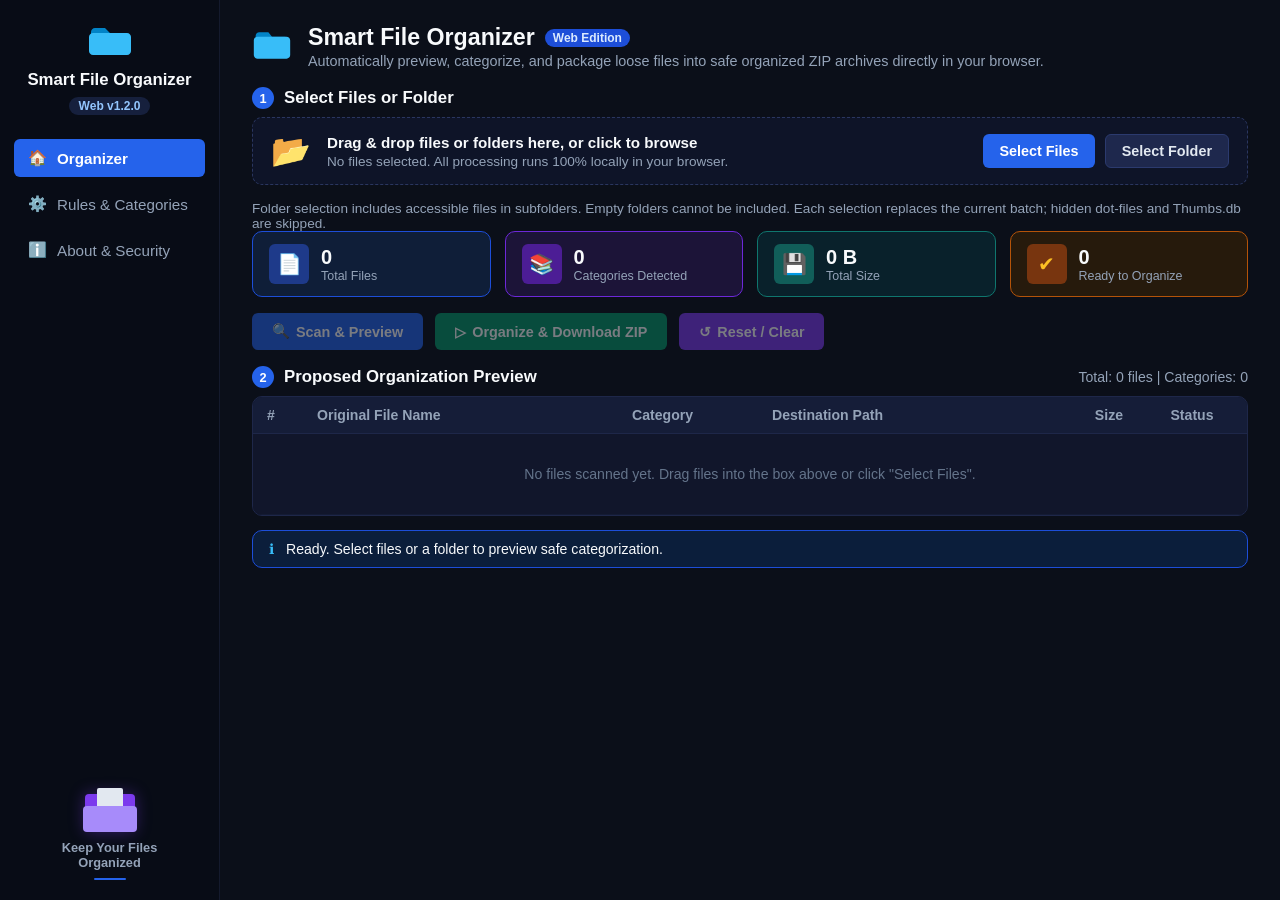
<file: web/index.html>
<!DOCTYPE html>
<html lang="en">
<head>
  <meta charset="UTF-8" />
  <meta name="viewport" content="width=device-width, initial-scale=1.0" />
  <title>Smart File Organizer Web Edition v1.2.0</title>
  <link rel="stylesheet" href="styles.css" />
</head>
<body>
  <div class="app-layout">
    <!-- Sidebar -->
    <aside class="sidebar">
      <div class="sidebar-header">
        <div class="brand-icon">
          <svg width="46" height="38" viewBox="0 0 46 38" fill="none">
            <path d="M4 12C4 9.79086 5.79086 8 8 8H18L23 13H38C40.2091 13 42 14.7909 42 17V30C42 32.2091 40.2091 34 38 34H8C5.79086 34 4 32.2091 4 30V12Z" fill="#0284C7"/>
            <path d="M2 17C2 14.7909 3.79086 13 6 13H40C42.2091 13 44 14.7909 44 17V31C44 33.2091 42.2091 35 40 35H6C3.79086 35 2 33.2091 2 31V17Z" fill="#38BDF8"/>
          </svg>
        </div>
        <h1 class="brand-title">Smart File Organizer</h1>
        <span class="badge-version">Web v1.2.0</span>
      </div>

      <nav class="sidebar-nav">
        <button class="nav-btn active" data-tab="organizer">
          <span class="nav-icon">🏠</span> Organizer
        </button>
        <button class="nav-btn" data-tab="rules">
          <span class="nav-icon">⚙️</span> Rules & Categories
        </button>
        <button class="nav-btn" data-tab="about">
          <span class="nav-icon">ℹ️</span> About & Security
        </button>
      </nav>

      <div class="sidebar-footer">
        <div class="footer-graphic">
          <div class="glow-folder">
            <div class="paper-sheet"></div>
            <div class="folder-front"></div>
          </div>
        </div>
        <p class="footer-tagline">Keep Your Files<br>Organized</p>
        <div class="footer-accent-line"></div>
      </div>
    </aside>

    <!-- Main Content Area -->
    <main class="main-content">
      <!-- Organizer View -->
      <section id="view-organizer" class="content-view active">
        <!-- Dashboard Header -->
        <header class="dashboard-header">
          <div class="header-icon">
            <svg width="40" height="34" viewBox="0 0 44 36" fill="none">
              <path d="M4 8C4 5.79086 5.79086 4 8 4H18L22 9H36C38.2091 9 40 10.7909 40 13V28C40 30.2091 38.2091 32 36 32H8C5.79086 32 4 30.2091 4 28V8Z" fill="#0284C7"/>
              <path d="M2 13C2 10.7909 3.79086 9 6 9H38C40.2091 9 42 10.7909 42 13V29C42 31.2091 40.2091 33 38 33H6C3.79086 33 2 31.2091 2 29V13Z" fill="#38BDF8"/>
            </svg>
          </div>
          <div class="header-titles">
            <h2>Smart File Organizer <span class="edition-tag">Web Edition</span></h2>
            <p>Automatically preview, categorize, and package loose files into safe organized ZIP archives directly in your browser.</p>
          </div>
        </header>

        <!-- Section 1: File & Folder Selection -->
        <div class="section-title">
          <span class="step-badge">1</span>
          <h3>Select Files or Folder</h3>
        </div>

        <div class="card card-dropzone" id="dropzone">
          <input type="file" id="file-input-multiple" multiple style="display: none;" />
          <input type="file" id="file-input-directory" webkitdirectory directory multiple style="display: none;" />
          
          <div class="dropzone-content">
            <div class="dropzone-icon">📂</div>
            <div class="dropzone-text">
              <p class="dropzone-primary">Drag & drop files or folders here, or click to browse</p>
              <p class="dropzone-secondary" id="selected-path-display">No files selected. All processing runs 100% locally in your browser.</p>
            </div>
            <div class="dropzone-actions">
              <button class="btn btn-primary" id="btn-browse-files">Select Files</button>
              <button class="btn btn-secondary" id="btn-browse-folder">Select Folder</button>
            </div>
          </div>
        </div>

        <p class="dropzone-secondary">Folder selection includes accessible files in subfolders. Empty folders cannot be included. Each selection replaces the current batch; hidden dot-files and Thumbs.db are skipped.</p>

        <!-- Four Statistics Cards -->
        <div class="stats-grid">
          <div class="stat-card card-blue">
            <div class="stat-icon stat-icon-blue">📄</div>
            <div class="stat-info">
              <span class="stat-value" id="stat-total-files">0</span>
              <span class="stat-label">Total Files</span>
            </div>
          </div>
          <div class="stat-card card-purple">
            <div class="stat-icon stat-icon-purple">📚</div>
            <div class="stat-info">
              <span class="stat-value" id="stat-categories">0</span>
              <span class="stat-label">Categories Detected</span>
            </div>
          </div>
          <div class="stat-card card-teal">
            <div class="stat-icon stat-icon-teal">💾</div>
            <div class="stat-info">
              <span class="stat-value" id="stat-total-size">0 B</span>
              <span class="stat-label">Total Size</span>
            </div>
          </div>
          <div class="stat-card card-amber">
            <div class="stat-icon stat-icon-amber">✔</div>
            <div class="stat-info">
              <span class="stat-value" id="stat-ready-files">0</span>
              <span class="stat-label">Ready to Organize</span>
            </div>
          </div>
        </div>

        <!-- Action Buttons Bar -->
        <div class="actions-bar">
          <button class="btn btn-action-blue" id="btn-scan" disabled>
            <span class="btn-icon">🔍</span> Scan & Preview
          </button>
          <button class="btn btn-action-green" id="btn-organize" disabled>
            <span class="btn-icon">▷</span> Organize & Download ZIP
          </button>
          <button class="btn btn-action-purple" id="btn-reset" disabled>
            <span class="btn-icon">↺</span> Reset / Clear
          </button>
        </div>

        <!-- Section 2: Proposed Organization Preview -->
        <div class="section-title preview-header">
          <div class="preview-title-group">
            <span class="step-badge">2</span>
            <h3>Proposed Organization Preview</h3>
          </div>
          <span class="preview-counter" id="table-summary-counter">Total: 0 files | Categories: 0</span>
        </div>

        <!-- Preview Table Card -->
        <div class="card card-table">
          <div class="table-container">
            <table class="preview-table" id="preview-table">
              <thead>
                <tr>
                  <th style="width: 50px;">#</th>
                  <th>Original File Name</th>
                  <th style="width: 140px;">Category</th>
                  <th>Destination Path</th>
                  <th style="width: 90px; text-align: right;">Size</th>
                  <th style="width: 110px; text-align: center;">Status</th>
                </tr>
              </thead>
              <tbody id="preview-tbody">
                <tr class="empty-row">
                  <td colspan="6">No files scanned yet. Drag files into the box above or click "Select Files".</td>
                </tr>
              </tbody>
            </table>
          </div>
        </div>

        <!-- Bottom Notification Pill Banner -->
        <div class="notification-banner banner-info" id="status-banner">
          <span class="banner-icon" id="banner-icon">ℹ</span>
          <span class="banner-text" id="banner-text">Ready. Select files or a folder to preview safe categorization.</span>
        </div>
      </section>

      <!-- Rules & Categories View -->
      <section id="view-rules" class="content-view">
        <header class="view-header">
          <h2>⚙️ Category Definitions & Rules</h2>
          <p>Files are matched against extensions case-insensitively using standard Smart File Organizer rules.</p>
        </header>
        <div class="card rules-card">
          <table class="rules-table">
            <thead>
              <tr>
                <th>Category</th>
                <th>Extensions</th>
              </tr>
            </thead>
            <tbody id="rules-tbody">
              <!-- Dynamically populated from JS -->
            </tbody>
          </table>
        </div>
      </section>

      <!-- About & Security View -->
      <section id="view-about" class="content-view">
        <header class="view-header">
          <h2>ℹ️ About Smart File Organizer Web Edition</h2>
          <p>A zero-install, client-side web application for organizing cluttered directories without privacy leaks.</p>
        </header>
        <div class="card about-card">
          <h3>🔐 Privacy & Security</h3>
          <p>Unlike cloud converter services, Smart File Organizer Web Edition performs <strong>100% client-side categorization and archiving</strong>. Your files are never uploaded to any remote server or third party.</p>
          
          <h3 style="margin-top: 1.5rem;">⚡ Features</h3>
          <ul>
            <li>Drag & drop file or folder batch loading.</li>
            <li>Real-time extension inspection and category mapping.</li>
            <li>Automatic duplicate collision handling (<span class="code-span">report_1.pdf</span>).</li>
            <li>Bundled client-side ZIP packaging with manifest metadata.</li>
            <li>Completely portable: run locally or deploy to static hosts like Vercel.</li>
          </ul>
        </div>
      </section>
    </main>
  </div>

  <!-- Scripts -->
  <script src="zip-builder.js"></script>
  <script src="app.js"></script>
</body>
</html>
</file>
<file: web/styles.css>
/* ==========================================================================
   Smart File Organizer Web Edition v1.2.0 - Dark Navy Dashboard Stylesheet
   ========================================================================== */

:root {
  --bg-dark: #0B0F19;
  --bg-sidebar: #080C16;
  --sidebar-border: #141A2D;
  --card-bg: #11162B;
  --card-border: #1E2749;
  --input-bg: #0A0E1A;
  --input-border: #1E284D;

  /* Accent Colors */
  --blue-primary: #2563EB;
  --blue-hover: #3B82F6;
  --blue-card-bg: #0F1E38;
  --blue-card-border: #1D4ED8;

  --purple-primary: #7C3AED;
  --purple-hover: #8B5CF6;
  --purple-card-bg: #1C1438;
  --purple-card-border: #6D28D9;

  --teal-primary: #0D9488;
  --teal-hover: #14B8A6;
  --teal-card-bg: #09212B;
  --teal-card-border: #0F766E;

  --amber-primary: #D97706;
  --amber-hover: #F59E0B;
  --amber-card-bg: #261A0C;
  --amber-card-border: #B45309;

  --green-primary: #10B981;
  --green-hover: #059669;
  --green-card-bg: #062A1F;
  --green-card-border: #059669;

  /* Typography */
  --text-primary: #F8FAFC;
  --text-secondary: #94A3B8;
  --text-muted: #64748B;
  --text-disabled: #475569;

  --radius-sm: 6px;
  --radius-md: 10px;
  --radius-lg: 14px;
  --radius-pill: 9999px;
}

* {
  box-sizing: border-box;
  margin: 0;
  padding: 0;
  font-family: -apple-system, BlinkMacSystemFont, "Segoe UI", Roboto, Oxygen, Ubuntu, Cantarell, sans-serif;
}

body {
  background-color: var(--bg-dark);
  color: var(--text-primary);
  min-height: 100vh;
  overflow-x: hidden;
}

/* ---------------- Layout ---------------- */
.app-layout {
  display: flex;
  min-height: 100vh;
}

/* Sidebar */
.sidebar {
  width: 220px;
  background-color: var(--bg-sidebar);
  border-right: 1px solid var(--sidebar-border);
  display: flex;
  flex-direction: column;
  padding: 20px 14px;
  flex-shrink: 0;
}

.sidebar-header {
  text-align: center;
  margin-bottom: 24px;
}

.brand-icon {
  margin-bottom: 8px;
}

.brand-title {
  font-size: 1.05rem;
  font-weight: 700;
  color: var(--text-primary);
  margin-bottom: 6px;
}

.badge-version {
  display: inline-block;
  background: #16203D;
  color: #93C5FD;
  font-size: 0.75rem;
  font-weight: 600;
  padding: 2px 10px;
  border-radius: var(--radius-pill);
}

.sidebar-nav {
  display: flex;
  flex-direction: column;
  gap: 8px;
  flex: 1;
}

.nav-btn {
  display: flex;
  align-items: center;
  gap: 10px;
  background: transparent;
  border: none;
  color: var(--text-secondary);
  font-size: 0.95rem;
  font-weight: 500;
  padding: 10px 14px;
  border-radius: var(--radius-sm);
  cursor: pointer;
  transition: all 0.2s ease;
  text-align: left;
}

.nav-btn:hover {
  background: rgba(37, 99, 235, 0.15);
  color: var(--text-primary);
}

.nav-btn.active {
  background: var(--blue-primary);
  color: #ffffff;
  font-weight: 600;
}

.sidebar-footer {
  text-align: center;
  padding-top: 16px;
}

.footer-graphic {
  display: flex;
  justify-content: center;
  margin-bottom: 8px;
}

.glow-folder {
  position: relative;
  width: 50px;
  height: 38px;
  background: #7C3AED;
  border-radius: 4px;
  box-shadow: 0 0 16px rgba(124, 58, 237, 0.4);
}

.paper-sheet {
  position: absolute;
  top: -6px;
  left: 12px;
  width: 26px;
  height: 20px;
  background: #E2E8F0;
  border-radius: 2px;
}

.folder-front {
  position: absolute;
  bottom: 0;
  left: -2px;
  width: 54px;
  height: 26px;
  background: #A78BFA;
  border-radius: 4px;
}

.footer-tagline {
  font-size: 0.8rem;
  font-weight: 600;
  color: var(--text-secondary);
  margin-bottom: 8px;
}

.footer-accent-line {
  height: 2px;
  width: 32px;
  background: var(--blue-primary);
  margin: 0 auto;
  border-radius: var(--radius-pill);
}

/* Main Content Area */
.main-content {
  flex: 1;
  padding: 24px 32px;
  max-width: 1280px;
}

.content-view {
  display: none;
}

.content-view.active {
  display: block;
}

/* Header */
.dashboard-header {
  display: flex;
  align-items: center;
  gap: 16px;
  margin-bottom: 18px;
}

.header-titles h2 {
  font-size: 1.45rem;
  font-weight: 700;
  color: var(--text-primary);
  display: flex;
  align-items: center;
  gap: 10px;
}

.edition-tag {
  font-size: 0.75rem;
  font-weight: 600;
  background: #1D4ED8;
  color: #DBEAFE;
  padding: 2px 8px;
  border-radius: var(--radius-pill);
}

.header-titles p {
  font-size: 0.9rem;
  color: var(--text-secondary);
  margin-top: 2px;
}

/* Section Title & Badges */
.section-title {
  display: flex;
  align-items: center;
  gap: 10px;
  margin: 14px 0 8px 0;
}

.step-badge {
  display: flex;
  align-items: center;
  justify-content: center;
  width: 22px;
  height: 22px;
  background: var(--blue-primary);
  color: #ffffff;
  border-radius: 50%;
  font-size: 0.8rem;
  font-weight: 700;
}

.section-title h3 {
  font-size: 1.05rem;
  font-weight: 600;
  color: var(--text-primary);
}

/* Cards */
.card {
  background: var(--card-bg);
  border: 1px solid var(--card-border);
  border-radius: var(--radius-md);
  padding: 14px 18px;
}

/* Dropzone Card */
.card-dropzone {
  border: 1.5px dashed #2A3660;
  background: #0E1428;
  cursor: pointer;
  transition: all 0.2s ease;
  margin-bottom: 16px;
}

.card-dropzone:hover, .card-dropzone.dragover {
  border-color: var(--blue-hover);
  background: #121A33;
}

.dropzone-content {
  display: flex;
  align-items: center;
  gap: 16px;
}

.dropzone-icon {
  font-size: 2rem;
}

.dropzone-text {
  flex: 1;
}

.dropzone-primary {
  font-size: 0.95rem;
  font-weight: 600;
  color: var(--text-primary);
}

.dropzone-secondary {
  font-size: 0.85rem;
  color: var(--text-secondary);
  margin-top: 3px;
  word-break: break-all;
}

.dropzone-actions {
  display: flex;
  gap: 10px;
}

/* Buttons */
.btn {
  padding: 8px 16px;
  font-size: 0.9rem;
  font-weight: 600;
  border-radius: var(--radius-sm);
  border: none;
  cursor: pointer;
  display: inline-flex;
  align-items: center;
  gap: 6px;
  transition: all 0.2s ease;
}

.btn:disabled {
  opacity: 0.45;
  cursor: not-allowed;
  pointer-events: none;
}

.btn-primary {
  background: var(--blue-primary);
  color: #ffffff;
}
.btn-primary:hover {
  background: var(--blue-hover);
}

.btn-secondary {
  background: #1E284D;
  color: #E2E8F0;
  border: 1px solid #2B3A6E;
}
.btn-secondary:hover {
  background: #283769;
}

/* Four Statistics Cards Grid */
.stats-grid {
  display: grid;
  grid-template-columns: repeat(4, 1fr);
  gap: 14px;
  margin-bottom: 16px;
}

.stat-card {
  display: flex;
  align-items: center;
  gap: 12px;
  padding: 12px 16px;
  border-radius: var(--radius-md);
  border: 1px solid transparent;
}

.card-blue {
  background: var(--blue-card-bg);
  border-color: var(--blue-card-border);
}
.card-purple {
  background: var(--purple-card-bg);
  border-color: var(--purple-card-border);
}
.card-teal {
  background: var(--teal-card-bg);
  border-color: var(--teal-card-border);
}
.card-amber {
  background: var(--amber-card-bg);
  border-color: var(--amber-card-border);
}

.stat-icon {
  width: 40px;
  height: 40px;
  display: flex;
  align-items: center;
  justify-content: center;
  font-size: 1.25rem;
  border-radius: var(--radius-sm);
}

.stat-icon-blue { background: #1E3A8A; color: #38BDF8; }
.stat-icon-purple { background: #4C1D95; color: #C084FC; }
.stat-icon-teal { background: #115E59; color: #2DD4BF; }
.stat-icon-amber { background: #78350F; color: #FBBF24; }

.stat-info {
  display: flex;
  flex-direction: column;
}

.stat-value {
  font-size: 1.25rem;
  font-weight: 700;
  color: var(--text-primary);
  line-height: 1.2;
}

.stat-label {
  font-size: 0.78rem;
  color: var(--text-secondary);
}

/* Action Buttons Bar */
.actions-bar {
  display: flex;
  gap: 12px;
  margin-bottom: 16px;
}

.btn-action-blue {
  background: var(--blue-primary);
  color: #ffffff;
  padding: 10px 20px;
  border-radius: var(--radius-sm);
}
.btn-action-blue:hover { background: var(--blue-hover); }

.btn-action-green {
  background: #059669;
  color: #ffffff;
  padding: 10px 20px;
  border-radius: var(--radius-sm);
}
.btn-action-green:hover { background: var(--green-primary); }

.btn-action-purple {
  background: var(--purple-primary);
  color: #ffffff;
  padding: 10px 20px;
  border-radius: var(--radius-sm);
}
.btn-action-purple:hover { background: var(--purple-hover); }

/* Section 2 Header */
.preview-header {
  justify-content: space-between;
}

.preview-title-group {
  display: flex;
  align-items: center;
  gap: 10px;
}

.preview-counter {
  font-size: 0.88rem;
  color: var(--text-secondary);
}

/* Preview Table */
.card-table {
  padding: 0;
  overflow: hidden;
  margin-bottom: 14px;
}

.table-container {
  max-height: 380px;
  overflow-y: auto;
}

.preview-table {
  width: 100%;
  border-collapse: collapse;
  text-align: left;
  font-size: 0.88rem;
}

.preview-table th {
  background: #151D38;
  color: var(--text-secondary);
  font-weight: 600;
  padding: 10px 14px;
  position: sticky;
  top: 0;
  border-bottom: 1px solid var(--card-border);
}

.preview-table td {
  padding: 10px 14px;
  border-bottom: 1px solid #141B34;
  color: var(--text-primary);
}

.preview-table tr:nth-child(even) td {
  background: #0E1428;
}

.preview-table tr:nth-child(odd) td {
  background: #11162B;
}

.empty-row td {
  text-align: center;
  color: var(--text-muted);
  padding: 32px 16px;
}

/* Category Badge Pills */
.cat-badge {
  display: inline-block;
  padding: 3px 10px;
  border-radius: var(--radius-pill);
  font-size: 0.78rem;
  font-weight: 600;
  text-align: center;
}

.cat-Archives { background: #3B1866; color: #D8B4FE; }
.cat-Audio { background: #581238; color: #F472B6; }
.cat-Code { background: #1E3A8A; color: #60A5FA; }
.cat-Documents { background: #1E2D5A; color: #93C5FD; }
.cat-Images { background: #064E3B; color: #34D399; }
.cat-Presentations { background: #5C2B09; color: #FBBF24; }
.cat-Spreadsheets { background: #0F4A44; color: #2DD4BF; }
.cat-Videos { background: #521414; color: #F87171; }
.cat-Other { background: #1E293B; color: #94A3B8; }

.status-badge-ready {
  color: var(--green-primary);
  font-weight: 600;
}
.status-badge-renamed {
  color: var(--amber-primary);
  font-weight: 600;
}

/* Notification Pill Banner */
.notification-banner {
  display: flex;
  align-items: center;
  gap: 12px;
  padding: 10px 16px;
  border-radius: var(--radius-md);
  border: 1px solid transparent;
  font-size: 0.88rem;
}

.banner-success {
  background: var(--green-card-bg);
  border-color: var(--green-card-border);
  color: var(--text-primary);
}
.banner-success .banner-icon { color: var(--green-primary); }

.banner-info {
  background: #0B1E3B;
  border-color: var(--blue-card-border);
  color: var(--text-primary);
}
.banner-info .banner-icon { color: #38BDF8; }

.banner-warning {
  background: #291B0B;
  border-color: var(--amber-card-border);
  color: var(--text-primary);
}
.banner-warning .banner-icon { color: var(--amber-primary); }

/* Rules Table */
.rules-table {
  width: 100%;
  border-collapse: collapse;
  text-align: left;
}

.rules-table th {
  padding: 10px 14px;
  color: var(--text-secondary);
  border-bottom: 1px solid var(--card-border);
}

.rules-table td {
  padding: 10px 14px;
  border-bottom: 1px solid #141B34;
}

.code-span {
  background: #1E284D;
  padding: 2px 6px;
  border-radius: 4px;
  font-family: monospace;
  font-size: 0.85rem;
}

.about-card ul {
  margin-top: 10px;
  padding-left: 20px;
  line-height: 1.6;
  color: var(--text-secondary);
}

/* Responsive */
@media (max-width: 900px) {
  .app-layout { flex-direction: column; }
  .sidebar { width: 100%; border-right: none; border-bottom: 1px solid var(--sidebar-border); }
  .stats-grid { grid-template-columns: repeat(2, 1fr); }
}
</file>
